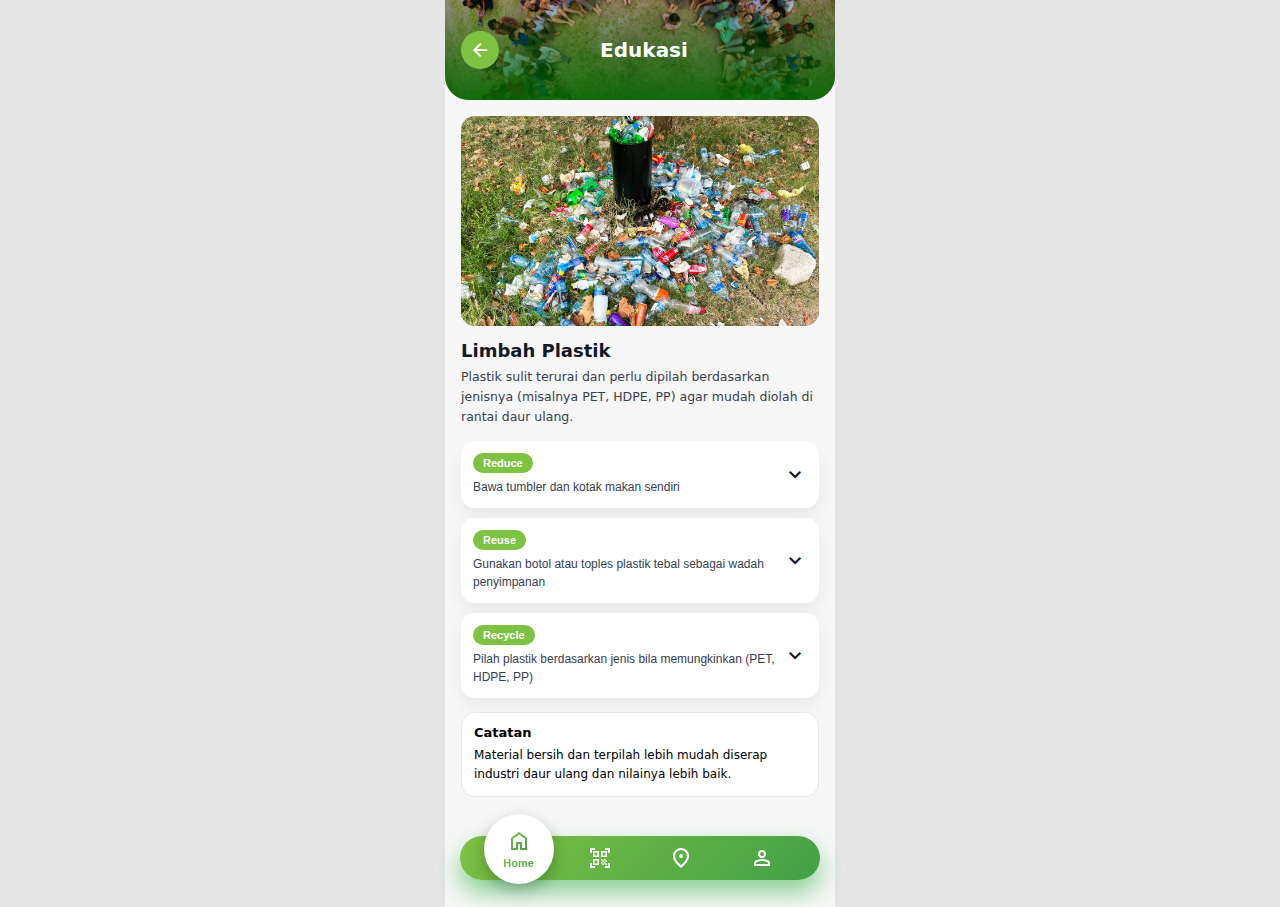
<file: software-engineering/Frontend/html/edukasi-detail.html>
<!DOCTYPE html>
<html lang="id">
<head>
  <meta charset="UTF-8" />
  <meta name="viewport" content="width=device-width, initial-scale=1.0" />
  <title>Eco Cycle - Edukasi</title>

  <link rel="stylesheet" href="../css/style.css" />
  <link rel="stylesheet" href="../css/scan-style.css" />
  <link rel="stylesheet" href="../css/edukasi-detail.css" />

  <link rel="stylesheet"
        href="https://fonts.googleapis.com/css2?family=Material+Symbols+Outlined:opsz,wght,FILL,GRAD@24,400,0,0" />

  <script src="../js/navbar.js" defer></script>
  <script src="../js/edukasi-detail.js" defer></script>
</head>

<body data-page="Home">
  <div class="app">

    <!-- HERO -->
    <header class="hero hero-edu">
      <div class="hero-overlay"></div>
      <div class="hero-content">
        <button class="back-button" id="btn-back">
          <span class="material-symbols-outlined">arrow_back</span>
        </button>

        <h1 class="scan-title" id="hero-title">Edukasi</h1>
        <div class="hero-spacer"></div>
      </div>
    </header>

    <main class="edu-detail-main">
      <!-- COVER IMAGE -->
      <section class="edu-cover">
        <img id="cover-img" alt="Gambar kategori sampah" />
      </section>

      <!-- TITLE + SUMMARY -->
      <section class="edu-header">
        <h2 id="edu-title" class="edu-title">Limbah Plastik</h2>
        <p id="edu-summary" class="edu-summary">
          Ringkasan singkat akan tampil di sini.
        </p>
      </section>

      <!-- 3R CARDS -->
      <section class="edu-rrr">
        <button class="rrr-card" data-acc="reduce">
          <div class="rrr-left">
            <span class="rrr-badge">Reduce</span>
            <p class="rrr-desc" id="reduce-short">Tips mengurangi sampah.</p>
          </div>
          <span class="material-symbols-outlined rrr-arrow">expand_more</span>
        </button>
        <div class="rrr-panel" id="panel-reduce"></div>

        <button class="rrr-card" data-acc="reuse">
          <div class="rrr-left">
            <span class="rrr-badge">Reuse</span>
            <p class="rrr-desc" id="reuse-short">Tips memakai ulang sampah.</p>
          </div>
          <span class="material-symbols-outlined rrr-arrow">expand_more</span>
        </button>
        <div class="rrr-panel" id="panel-reuse"></div>

        <button class="rrr-card" data-acc="recycle">
          <div class="rrr-left">
            <span class="rrr-badge">Recycle</span>
            <p class="rrr-desc" id="recycle-short">Tips daur ulang sampah.</p>
          </div>
          <span class="material-symbols-outlined rrr-arrow">expand_more</span>
        </button>
        <div class="rrr-panel" id="panel-recycle"></div>
      </section>

      <!-- OPTIONAL NOTE -->
      <section class="edu-note" id="edu-note" hidden>
        <h3>Catatan</h3>
        <p id="edu-note-text"></p>
      </section>
    </main>

    <div id="nav-root"></div>
  </div>
</body>
</html>
</file>
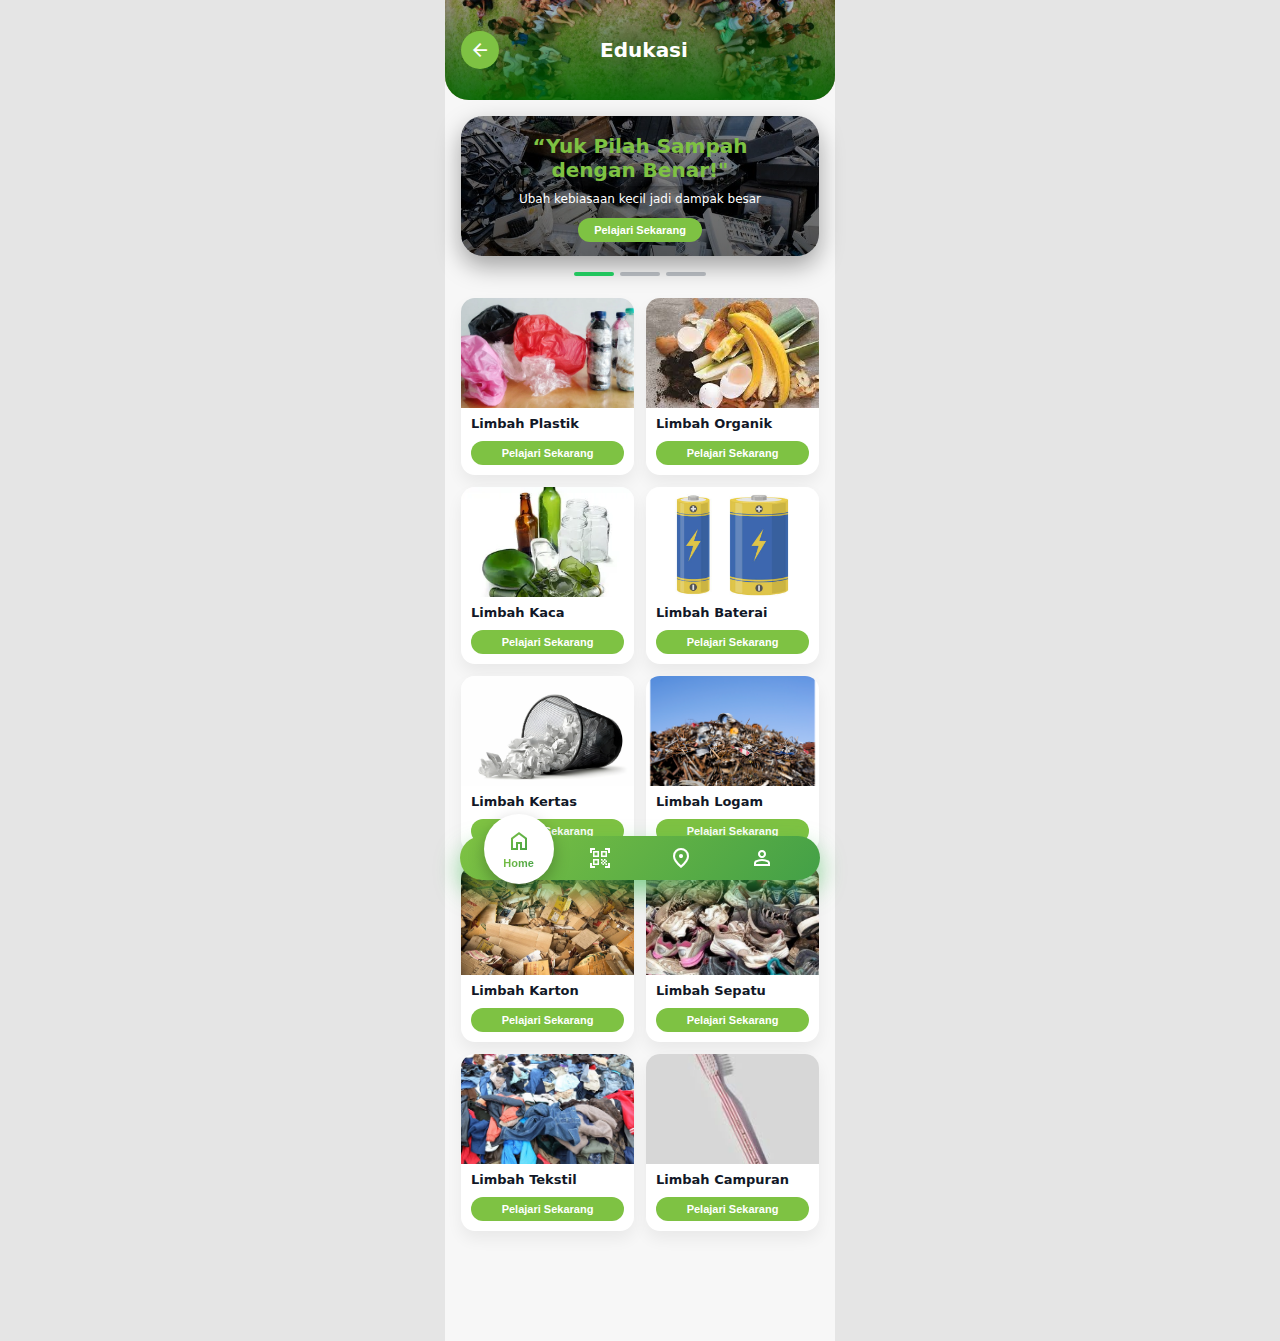
<file: software-engineering/Frontend/html/edukasi.html>
<!DOCTYPE html>
<html lang="id">
<head>
  <meta charset="UTF-8" />
  <meta name="viewport" content="width=device-width, initial-scale=1.0" />
  <title>Eco Cycle - Edukasi</title>

  <link rel="stylesheet" href="../css/style.css" />
  <link rel="stylesheet" href="../css/scan-style.css" />
  <link rel="stylesheet" href="../css/edukasi-style.css" />

  <link rel="stylesheet"
        href="https://fonts.googleapis.com/css2?family=Material+Symbols+Outlined:opsz,wght,FILL,GRAD@24,400,0,0" />

  <script src="../js/navbar.js" defer></script>
  <script src="../js/edukasi.js" defer></script>
</head>
<body data-page="Home">
  <div class="app">

    <!-- HERO EDUKASI (mirip scan) -->
    <header class="hero hero-edu">
      <div class="hero-overlay"></div>
      <div class="hero-content">
        <button class="back-button" id="btn-back-edukasi">
          <span class="material-symbols-outlined">arrow_back</span>
        </button>

        <h1 class="scan-title">Edukasi</h1>

        <div class="hero-spacer"></div>
      </div>
    </header>

    <main class="edu-main">
      <!-- CAROUSEL EDUKASI -->
      <section class="edu-carousel-section">
        <div class="edu-carousel">
          <div class="edu-carousel-track">
            <!-- slide 1 -->
            <article class="edu-slide edu-slide-1" data-index="0">
              <div class="edu-slide-overlay"></div>
              <div class="edu-slide-content">
                <p class="edu-slide-quote">“Yuk Pilah Sampah dengan Benar!"</p>
                <p class="edu-slide-subtitle">
                  Ubah kebiasaan kecil jadi dampak besar
                </p>
                <button class="edu-slide-btn">Pelajari Sekarang</button>
              </div>
            </article>

            <!-- slide 2 -->
            <article class="edu-slide edu-slide-2" data-index="1">
              <div class="edu-slide-overlay"></div>
              <div class="edu-slide-content">
                <p class="edu-slide-quote">Kenali Jenis Sampahmu</p>
                <p class="edu-slide-subtitle">
                  Mulai dari Hal Sederhana
                </p>
                <!-- <button class="edu-slide-btn">Lihat Tips Plastik</button> -->
              </div>
            </article>

            <!-- slide 3 -->
            <article class="edu-slide edu-slide-3" data-index="2">
              <div class="edu-slide-overlay"></div>
              <div class="edu-slide-content">
                <p class="edu-slide-quote">Buang dengan Benar</p>
                <p class="edu-slide-subtitle">
                  Satu Gerakan, Banyak Manfaat
                </p>
                <!-- <button class="edu-slide-btn">Mulai dari Dapur</button> -->
              </div>
            </article>
          </div>
        </div>

        <div class="edu-carousel-dots">
          <button class="edu-dot active" data-index="0"></button>
          <button class="edu-dot" data-index="1"></button>
          <button class="edu-dot" data-index="2"></button>
        </div>
      </section>

      <!-- GRID KATEGORI SAMPAH -->
      <section class="edu-categories-section">
        <div class="edu-card-grid">
          <!-- contoh kategori, silakan ganti sesuai model kamu -->

          <article class="edu-card">
            <img src="../assets/edukasi-plastik.webp" alt="Limbah Plastik" class="edu-card-img" />
            <div class="edu-card-body">
              <h3 class="edu-card-title">Limbah Plastik</h3>
              <button class="edu-card-btn" data-target="edukasi-detail.html?cat=plastik">
                Pelajari Sekarang
              </button>
            </div>
          </article>

          <article class="edu-card">
            <img src="../assets/edukasi-organik.jpeg" alt="Limbah Organik" class="edu-card-img" />
            <div class="edu-card-body">
              <h3 class="edu-card-title">Limbah Organik</h3>
              <button class="edu-card-btn" data-target="edukasi-detail.html?cat=organik">
                Pelajari Sekarang
              </button>
            </div>
          </article>

          <article class="edu-card">
            <img src="../assets/edukasi-kaca.webp" alt="Limbah Kaca" class="edu-card-img" />
            <div class="edu-card-body">
              <h3 class="edu-card-title">Limbah Kaca</h3>
              <button class="edu-card-btn" data-target="edukasi-detail.html?cat=kaca">
                Pelajari Sekarang
              </button>
            </div>
          </article>

          <article class="edu-card">
            <img src="../assets/edukasi-baterai.jpg" alt="Limbah Baterai" class="edu-card-img" />
            <div class="edu-card-body">
              <h3 class="edu-card-title">Limbah Baterai</h3>
              <button class="edu-card-btn" data-target="edukasi-detail.html?cat=baterai">
                Pelajari Sekarang
              </button>
            </div>
          </article>

          <article class="edu-card">
            <img src="../assets/edukasi-kertas.jpg" alt="Limbah Kertas" class="edu-card-img" />
            <div class="edu-card-body">
              <h3 class="edu-card-title">Limbah Kertas</h3>
              <button class="edu-card-btn" data-target="edukasi-detail.html?cat=kertas">
                Pelajari Sekarang
              </button>
            </div>
          </article>

          <article class="edu-card">
            <img src="../assets/edukasi-logam.webp" alt="Limbah Logam" class="edu-card-img" />
            <div class="edu-card-body">
              <h3 class="edu-card-title">Limbah Logam</h3>
              <button class="edu-card-btn" data-target="edukasi-detail.html?cat=logam">
                Pelajari Sekarang
              </button>
            </div>
          </article>

          <article class="edu-card">
            <img src="../assets/edukasi-karton.jpg" alt="Limbah Karton" class="edu-card-img" />
            <div class="edu-card-body">
              <h3 class="edu-card-title">Limbah Karton</h3>
              <button class="edu-card-btn" data-target="edukasi-detail.html?cat=karton">
                Pelajari Sekarang
              </button>
            </div>
          </article>

          <article class="edu-card">
            <img src="../assets/edukasi-sepatu.jpg" alt="Limbah Sepatu" class="edu-card-img" />
            <div class="edu-card-body">
              <h3 class="edu-card-title">Limbah Sepatu</h3>
              <button class="edu-card-btn" data-target="edukasi-detail.html?cat=sepatu">
                Pelajari Sekarang
              </button>
            </div>
          </article>

          <article class="edu-card">
            <img src="../assets/edukasi-tekstil.jpg" alt="Limbah Tekstil" class="edu-card-img" />
            <div class="edu-card-body">
              <h3 class="edu-card-title">Limbah Tekstil</h3>
              <button class="edu-card-btn" data-target="edukasi-detail.html?cat=tekstil">
                Pelajari Sekarang
              </button>
            </div>
          </article>

          <article class="edu-card">
            <img src="../assets/edukasi-campuran.jpg" alt="Limbah Campuran" class="edu-card-img" />
            <div class="edu-card-body">
              <h3 class="edu-card-title">Limbah Campuran</h3>
              <button class="edu-card-btn" data-target="edukasi-detail.html?cat=campuran">
                Pelajari Sekarang
              </button>
            </div>
          </article>
        </div>
      </section>
    </main>

    <div id="nav-root"></div>
  </div>
</body>
</html>
</file>
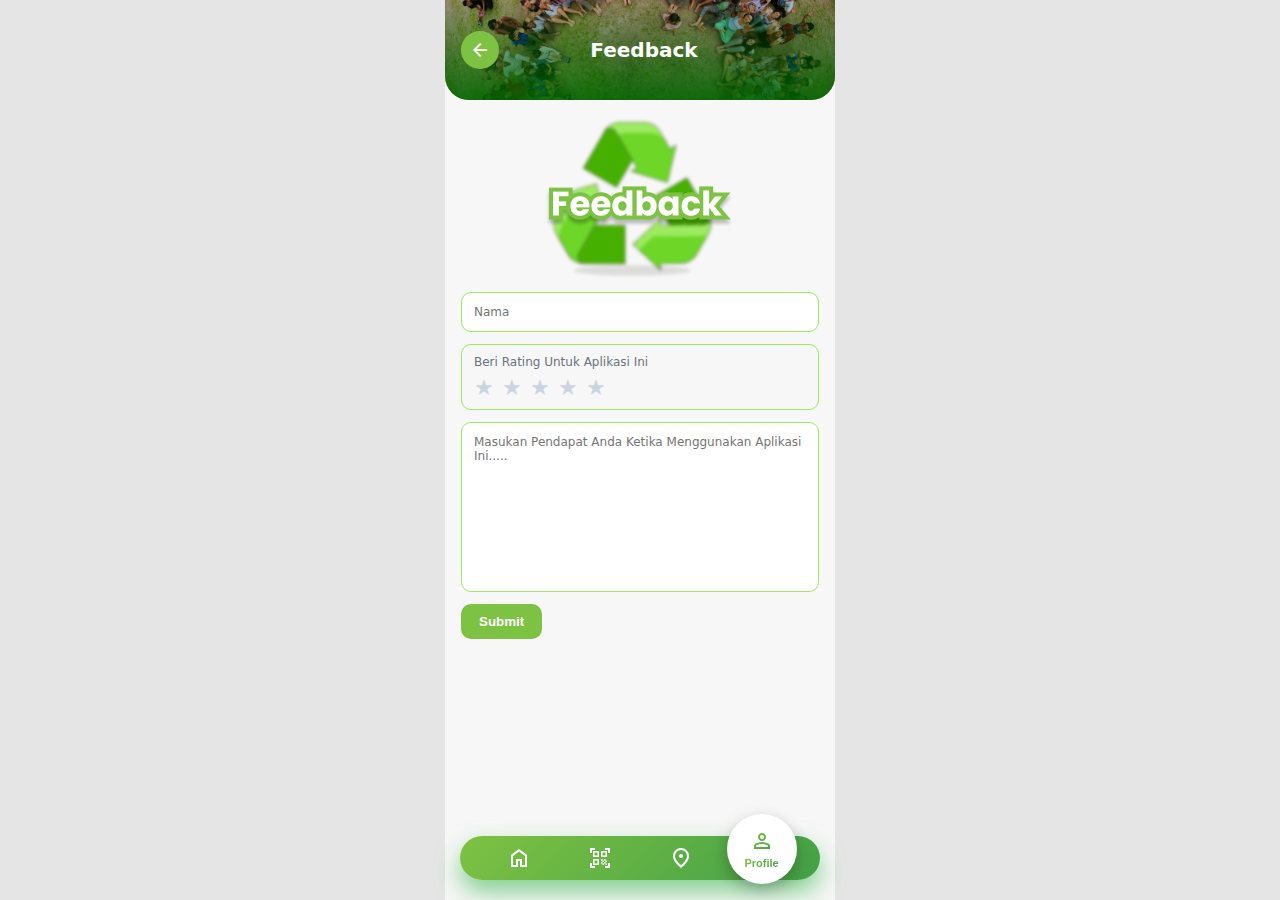
<file: software-engineering/Frontend/html/feedback.html>
<!DOCTYPE html>
<html lang="id">
<head>
  <meta charset="UTF-8" />
  <meta name="viewport" content="width=device-width, initial-scale=1.0" />
  <title>Eco Cycle - Feedback</title>

  <link rel="stylesheet" href="../css/style.css" />
  <link rel="stylesheet" href="../css/scan-style.css" />
  <link rel="stylesheet" href="../css/feedback-style.css" />

  <link rel="stylesheet"
        href="https://fonts.googleapis.com/css2?family=Material+Symbols+Outlined:opsz,wght,FILL,GRAD@24,400,0,0" />

  <script src="../js/navbar.js" defer></script>
  <script src="../js/feedback.js" defer></script>
</head>

<body data-page="Profile">
  <div class="app">

    <!-- HERO -->
    <header class="hero hero-feedback">
      <div class="hero-overlay"></div>

      <div class="hero-content">
        <button class="back-button" id="btn-back">
          <span class="material-symbols-outlined">arrow_back</span>
        </button>

        <h1 class="scan-title">Feedback</h1>
        <div class="hero-spacer"></div>
      </div>
    </header>

    <main class="feedback-main">

      <!-- gambar -->
      <section class="feedback-hero-image">
        <img src="../assets/logo-feedback.png" alt="Feedback" />
      </section>

      <!-- form -->
      <form class="feedback-form" id="feedback-form">
        <input
          type="text"
          id="fb-name"
          class="fb-input"
          placeholder="Nama"
          autocomplete="name"
        />

        <!-- rating -->
        <div class="fb-rating-box">
          <p class="fb-label">Beri Rating Untuk Aplikasi Ini</p>

          <div class="fb-stars" id="fb-stars" aria-label="Rating bintang">
            <button type="button" class="fb-star" data-value="1" aria-label="1 star">★</button>
            <button type="button" class="fb-star" data-value="2" aria-label="2 stars">★</button>
            <button type="button" class="fb-star" data-value="3" aria-label="3 stars">★</button>
            <button type="button" class="fb-star" data-value="4" aria-label="4 stars">★</button>
            <button type="button" class="fb-star" data-value="5" aria-label="5 stars">★</button>
          </div>

          <input type="hidden" id="fb-rating" value="0" />
        </div>

        <textarea
          id="fb-message"
          class="fb-textarea"
          placeholder="Masukan Pendapat Anda Ketika Menggunakan Aplikasi Ini....."
          rows="7"
        ></textarea>

        <div class="fb-actions">
          <button type="submit" class="fb-submit" id="fb-submit">Submit</button>
          <p class="fb-status" id="fb-status"></p>
        </div>
      </form>
    </main>

    <div id="nav-root"></div>
  </div>
</body>
</html>
</file>
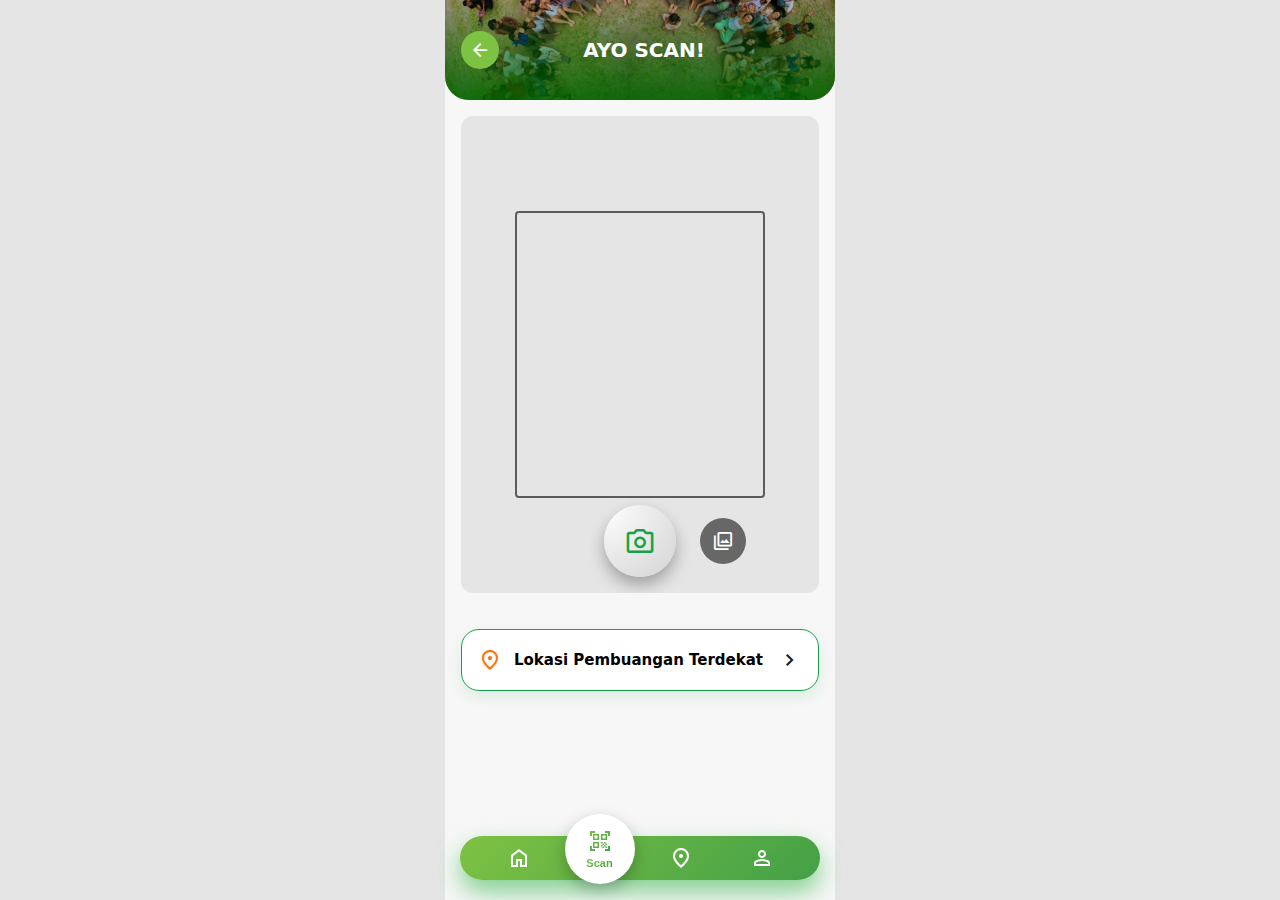
<file: software-engineering/Frontend/html/hasil-scan.html>
<!DOCTYPE html>
<html lang="id">
<head>
  <meta charset="UTF-8" />
  <meta name="viewport" content="width=device-width, initial-scale=1.0" />
  <title>Eco Cycle - Hasil Scan</title>

  <link rel="stylesheet" href="../css/style.css" />
  <link rel="stylesheet" href="../css/scan-style.css" />

  <link rel="stylesheet"
        href="https://fonts.googleapis.com/css2?family=Material+Symbols+Outlined:opsz,wght,FILL,GRAD@24,400,0,0" />

  <script src="../js/navbar.js" defer></script>
  <script src="../js/hasil-scan.js" defer></script>
</head>
<body data-page="Scan">
  <div class="app">

    <!-- HERO sama dengan scan -->
    <header class="hero hero-scan">
      <div class="hero-overlay"></div>
      <div class="hero-content">
        <button class="back-button" id="btn-back">
          <span class="material-symbols-outlined">arrow_back</span>
        </button>

        <!-- boleh "AYO SCAN!" atau "HASIL SCAN" sesuai figma -->
        <h1 class="scan-title">HASIL SCAN</h1>

        <div class="hero-spacer"></div>
      </div>
    </header>

    <main class="scan-main">
      <section class="result-section">
        <div class="result-image-wrapper">
          <img id="result-image" alt="Hasil foto scan" />
        </div>

        <div class="result-info-card">
          <p class="result-label-title">Kategori Sampah</p>
          <h2 class="result-label" id="result-label">Plastik</h2>
          <p class="result-description" id="result-description">
            Keterangan singkat mengenai kategori sampah akan muncul di sini.
          </p>

          <button class="result-detail-btn" id="btn-detail">
            Detail
          </button>
        </div>
      </section>
    </main>

    <div id="nav-root"></div>
  </div>
</body>
</html>
</file>
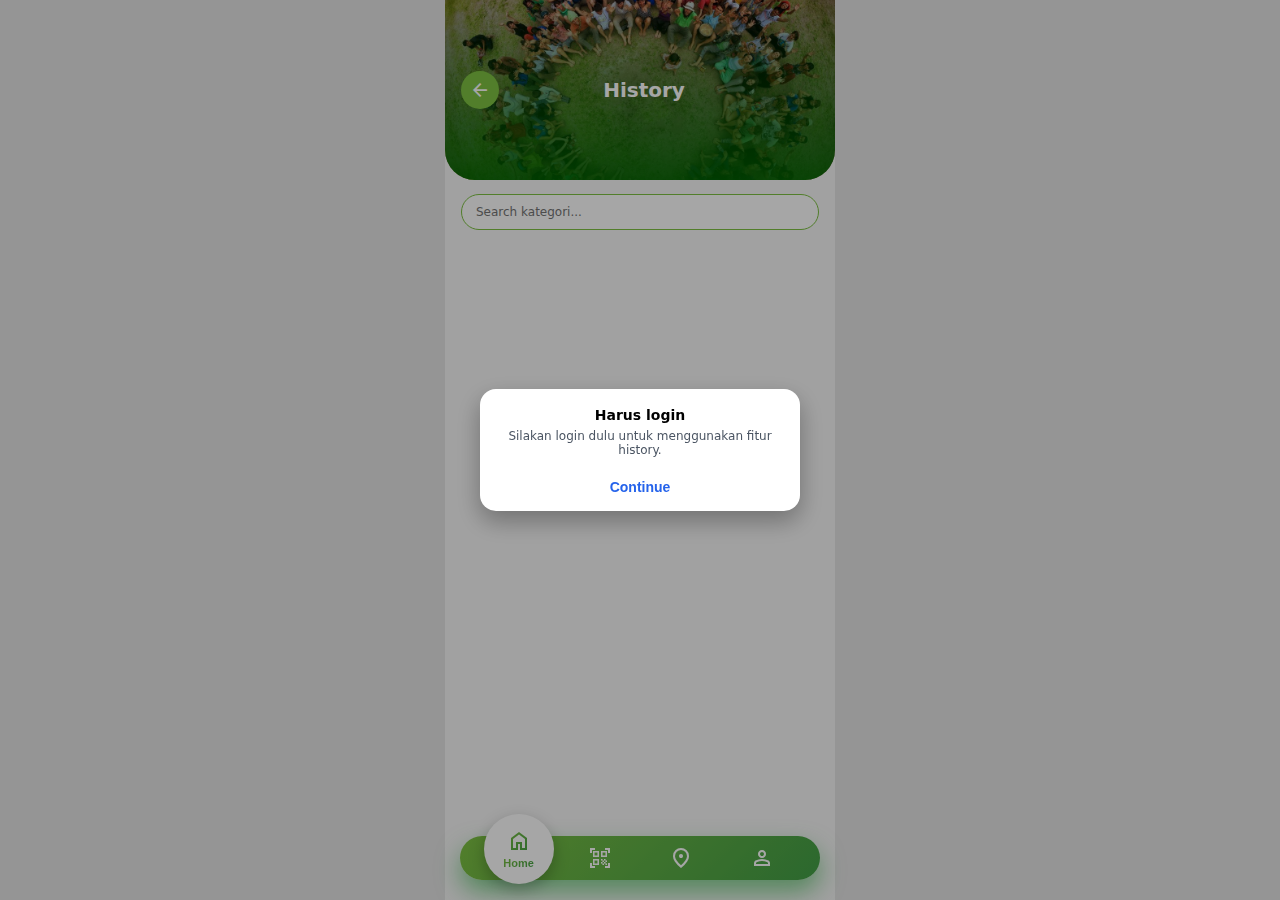
<file: software-engineering/Frontend/html/history.html>
<!DOCTYPE html>
<html lang="id">
<head>
  <meta charset="UTF-8" />
  <meta name="viewport" content="width=device-width, initial-scale=1.0" />
  <title>Eco Cycle - History</title>

  <link rel="stylesheet" href="../css/style.css" />
  <link rel="stylesheet" href="../css/scan-style.css" />
  <link rel="stylesheet" href="../css/history-style.css" />

  <link rel="stylesheet"
        href="https://fonts.googleapis.com/css2?family=Material+Symbols+Outlined:opsz,wght,FILL,GRAD@24,400,0,0" />

  <script src="../js/navbar.js" defer></script>
  <script src="../js/history.js" defer></script>
</head>

<body data-page="Home">
  <div class="app">

    <!-- HERO pakai overlay dari styles.css -->
    <header class="hero hero-common">
      <div class="hero-overlay"></div>

      <div class="hero-content">
        <button class="back-button" id="btn-back">
          <span class="material-symbols-outlined">arrow_back</span>
        </button>

        <h1 class="scan-title">History</h1>
        <div class="hero-spacer"></div>
      </div>
    </header>

    <main class="history-main">

      <!-- optional: search sederhana -->
      <div class="history-tools">
        <input id="history-search" class="history-search" placeholder="Search kategori..." />
      </div>

      <section class="history-list" id="history-list">
        <!-- item histori di-render oleh JS -->
      </section>

      <p class="history-empty hidden" id="history-empty">
        Belum ada histori scan.
      </p>

    </main>

    <div id="nav-root"></div>
  </div>

  <div class="scan-modal-backdrop hidden" id="login-modal">
    <div class="scan-modal">
      <p class="modal-title" id="login-modal-title">Harus login</p>
      <p class="modal-subtitle" id="login-modal-subtitle">
        Silakan login dulu untuk menggunakan fitur history.
      </p>
      <button class="modal-btn" id="login-modal-continue">Continue</button>
    </div>
  </div>


</body>
</html>
</file>
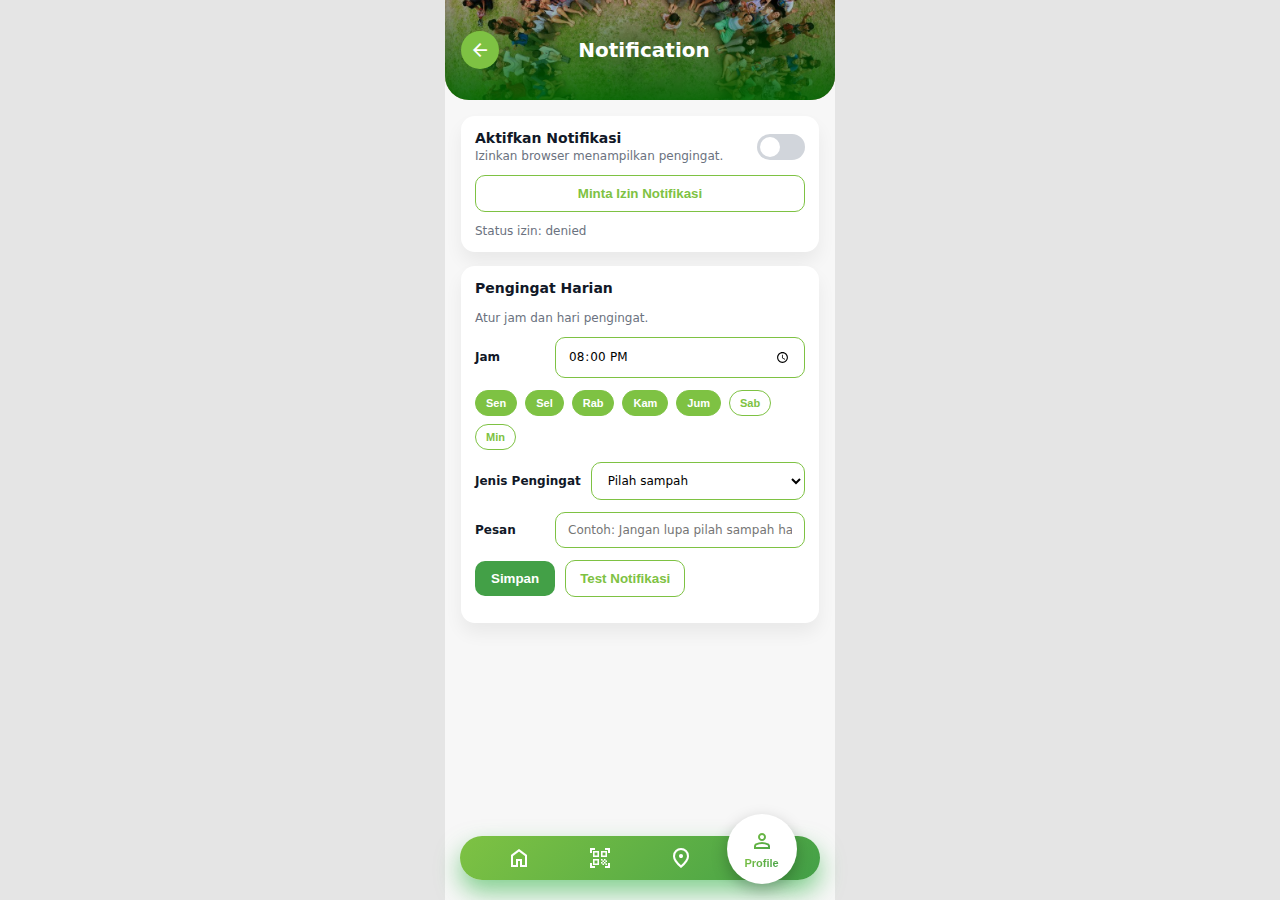
<file: software-engineering/Frontend/html/notification.html>
<!DOCTYPE html>
<html lang="id">
<head>
  <meta charset="UTF-8" />
  <meta name="viewport" content="width=device-width, initial-scale=1.0" />
  <title>Eco Cycle - Notification</title>

  <link rel="stylesheet" href="../css/style.css" />
  <link rel="stylesheet" href="../css/scan-style.css" />
  <link rel="stylesheet" href="../css/notification-style.css" />

  <link rel="stylesheet"
        href="https://fonts.googleapis.com/css2?family=Material+Symbols+Outlined:opsz,wght,FILL,GRAD@24,400,0,0" />

  <script src="../js/navbar.js" defer></script>
  <script src="../js/notification.js" defer></script>
</head>

<body data-page="Profile">
  <div class="app">

    <!-- HERO tanpa overlay -->
    <header class="hero hero-notif">
      <div class="hero-overlay">
        <div class="hero-content">
            <button class="back-button" id="btn-back">
            <span class="material-symbols-outlined">arrow_back</span>
            </button>

            <h1 class="scan-title">Notification</h1>
            <div class="hero-spacer"></div>
        </div>
      </div>
    </header>

    <main class="notif-main">

      <section class="notif-card">
        <div class="notif-row">
          <div>
            <p class="notif-title">Aktifkan Notifikasi</p>
            <p class="notif-sub">Izinkan browser menampilkan pengingat.</p>
          </div>

          <label class="switch">
            <input type="checkbox" id="toggle-enabled" />
            <span class="slider"></span>
          </label>
        </div>

        <button class="notif-btn-outline" id="btn-permission">
          Minta Izin Notifikasi
        </button>

        <p class="notif-hint" id="perm-status">Status izin: belum dicek</p>
      </section>

      <section class="notif-card">
        <p class="notif-title">Pengingat Harian</p>
        <p class="notif-sub">Atur jam dan hari pengingat.</p>

        <div class="form-row">
          <label class="form-label">Jam</label>
          <input type="time" id="reminder-time" class="form-input" value="20:00" />
        </div>

        <div class="days">
          <button type="button" class="day-btn is-active" data-day="mon">Sen</button>
          <button type="button" class="day-btn is-active" data-day="tue">Sel</button>
          <button type="button" class="day-btn is-active" data-day="wed">Rab</button>
          <button type="button" class="day-btn is-active" data-day="thu">Kam</button>
          <button type="button" class="day-btn is-active" data-day="fri">Jum</button>
          <button type="button" class="day-btn" data-day="sat">Sab</button>
          <button type="button" class="day-btn" data-day="sun">Min</button>
        </div>

        <div class="form-row">
          <label class="form-label">Jenis Pengingat</label>
          <select id="reminder-type" class="form-input">
            <option value="sort_waste">Pilah sampah</option>
            <option value="scan_waste">Scan sampah</option>
            <option value="go_to_drop">Buang ke lokasi terdekat</option>
          </select>
        </div>

        <div class="form-row">
          <label class="form-label">Pesan</label>
          <input
            type="text"
            id="reminder-message"
            class="form-input"
            placeholder="Contoh: Jangan lupa pilah sampah hari ini ya"
          />
        </div>

        <div class="notif-actions">
          <button class="notif-btn" id="btn-save">Simpan</button>
          <button class="notif-btn-outline" id="btn-test">Test Notifikasi</button>
        </div>

        <p class="notif-hint" id="save-status"></p>
      </section>

    </main>

    <div id="nav-root"></div>
  </div>
</body>
</html>
</file>
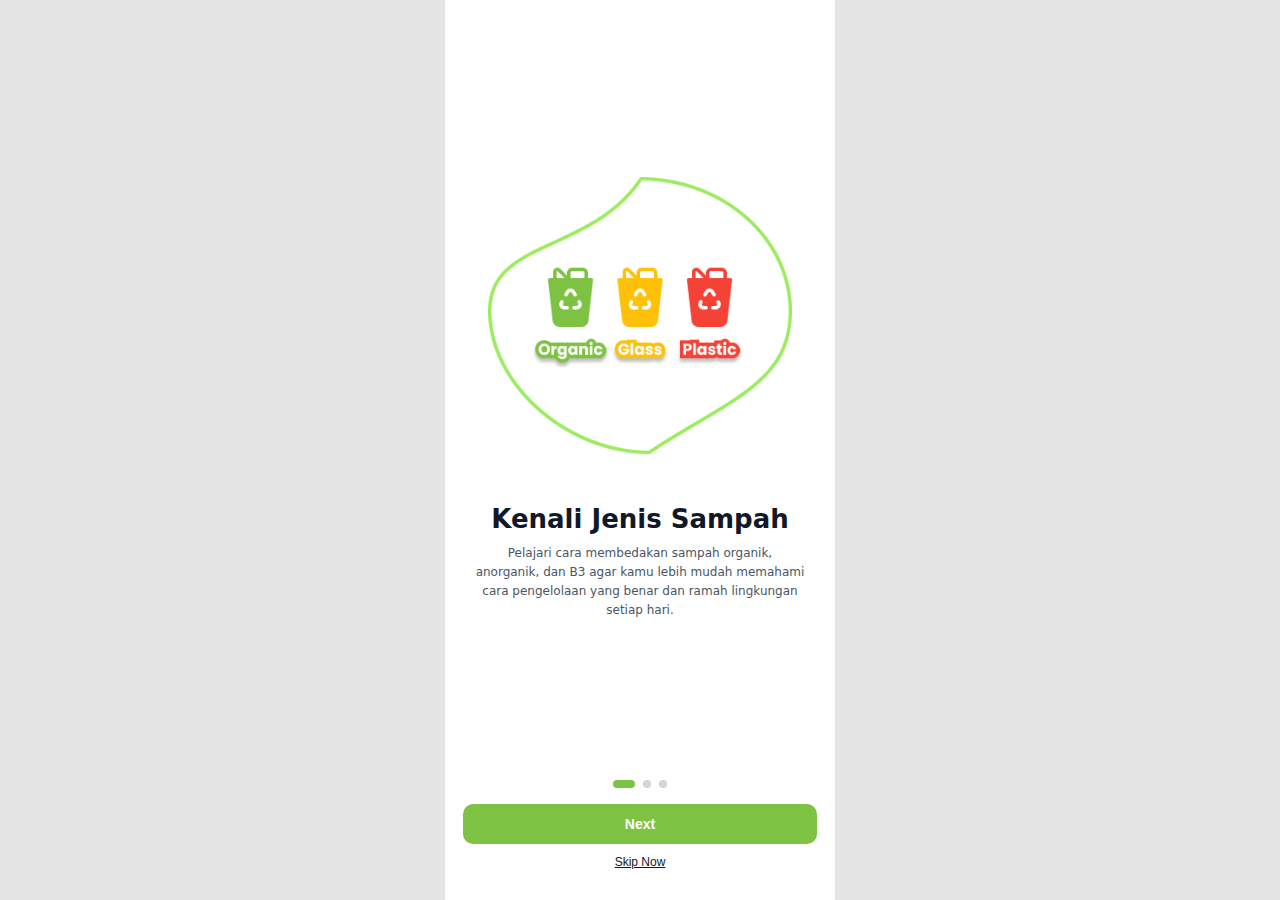
<file: software-engineering/Frontend/html/onboarding.html>
<!DOCTYPE html>
<html lang="id">
<head>
  <meta charset="UTF-8" />
  <meta name="viewport" content="width=device-width, initial-scale=1.0" />
  <title>Eco Cycle - Onboarding</title>

  <link rel="stylesheet" href="../css/style.css" />
  <link rel="stylesheet" href="../css/onboarding-style.css" />
  <script src="../js/onboarding.js" defer></script>
</head>

<body>
  <div class="app onboarding">

    <main class="ob-main">
      <!-- SLIDES -->
      <section class="ob-slider" id="ob-slider">

        <article class="ob-slide is-active" data-index="0">
          <div class="ob-illustration">
            <img src="../assets/onboard1.png" alt="Kenali Jenis Sampah" />
          </div>

          <h1 class="ob-title">Kenali Jenis Sampah</h1>
          <p class="ob-desc">
            Pelajari cara membedakan sampah organik, anorganik, dan B3 agar kamu lebih mudah memahami
            cara pengelolaan yang benar dan ramah lingkungan setiap hari.
          </p>
        </article>

        <article class="ob-slide" data-index="1">
          <div class="ob-illustration">
            <img src="../assets/onboard2.png" alt="Pelajari Cara Daur Ulang" />
          </div>

          <h1 class="ob-title">Pelajari Cara Daur Ulang</h1>
          <p class="ob-desc">
            Ketahui cara mengolah kembali sampah menjadi sesuatu yang bermanfaat.
            Mulai dari memilah, mendaur ulang, hingga mengurangi limbah berlebih di sekitarmu dari sekarang.
          </p>
        </article>

        <article class="ob-slide" data-index="2">
          <div class="ob-illustration">
            <img src="../assets/onboard3.png" alt="Mulai Ubah Kebiasaanmu" />
          </div>

          <h1 class="ob-title">Mulai Ubah Kebiasaanmu!</h1>
          <p class="ob-desc">
            Bangun kebiasaan baik dalam memilah dan membuang sampah dengan bijak.
            Jadikan langkah kecilmu hari ini bagian dari perubahan besar untuk bumi kita tercinta.
          </p>
        </article>

      </section>

      <!-- DOTS -->
      <div class="ob-dots" id="ob-dots">
        <span class="ob-dot is-active"></span>
        <span class="ob-dot"></span>
        <span class="ob-dot"></span>
      </div>

      <!-- ACTIONS -->
      <div class="ob-actions">
        <button class="ob-next" id="btn-next">Next</button>
        <button class="ob-skip" id="btn-skip" type="button">Skip Now</button>
      </div>
    </main>

  </div>
</body>
</html>
</file>
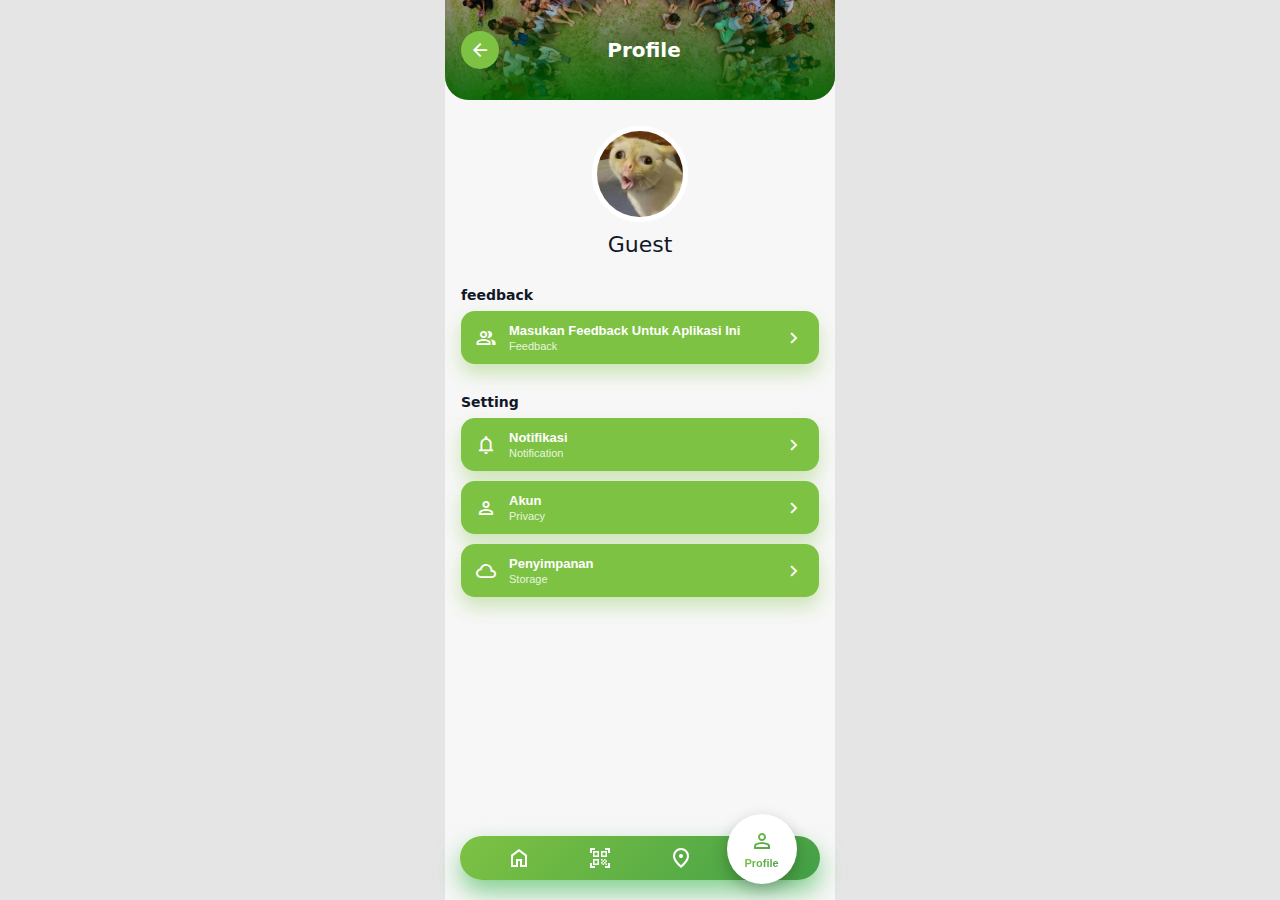
<file: software-engineering/Frontend/html/profile.html>
<!DOCTYPE html>
<html lang="id">
<head>
  <meta charset="UTF-8" />
  <meta name="viewport" content="width=device-width, initial-scale=1.0" />
  <title>Eco Cycle - Profile</title>

  <link rel="stylesheet" href="../css/style.css" />
  <link rel="stylesheet" href="../css/scan-style.css" />
  <link rel="stylesheet" href="../css/profile-style.css" />

  <link rel="stylesheet"
        href="https://fonts.googleapis.com/css2?family=Material+Symbols+Outlined:opsz,wght,FILL,GRAD@24,400,0,0" />

  <script src="../js/navbar.js" defer></script>
  <script src="../js/profile.js" defer></script>
</head>

<body data-page="Profile">
  <div class="app">

    <!-- HERO mirip home/scan -->
    <header class="hero hero-profile">
      <div class="hero-overlay"></div>

      <div class="hero-content">
        <button class="back-button" id="btn-back">
          <span class="material-symbols-outlined">arrow_back</span>
        </button>

        <h1 class="scan-title">Profile</h1>
        <div class="hero-spacer"></div>
      </div>
    </header>

    <main class="profile-main">

      <!-- avatar + nama -->
      <section class="profile-header">
        <img id="profile-avatar"
             class="profile-avatar"
             src="../assets/cat-profile.jpg"
             alt="Foto Profil" />

        <!-- guest -->
        <div class="profile-name-box user-guest">
          <h2 class="profile-name" id="profile-name">Guest</h2>
          <div class="profile-auth-actions">
            <!-- <button class="profile-auth-btn" id="btn-login">Login</button>
            <button class="profile-auth-btn outline" id="btn-register">Register</button> -->
          </div>
        </div>

        <!-- logged -->
        <div class="profile-name-box user-logged hidden">
          <h2 class="profile-name" id="profile-name-logged">User</h2>
        </div>
      </section>

      <!-- feedback -->
      <section class="profile-section">
        <h3 class="profile-section-title">feedback</h3>

        <button class="profile-card" data-target="feedback.html">
          <div class="profile-card-left">
            <span class="material-symbols-outlined">group</span>
            <div class="profile-card-text">
              <p class="profile-card-title">Masukan Feedback Untuk Aplikasi Ini</p>
              <p class="profile-card-sub">Feedback</p>
            </div>
          </div>
          <span class="material-symbols-outlined">chevron_right</span>
        </button>
      </section>

      <!-- setting -->
      <section class="profile-section">
        <h3 class="profile-section-title">Setting</h3>

        <button class="profile-card" data-target="notification.html">
          <div class="profile-card-left">
            <span class="material-symbols-outlined">Notifications</span>
            <div class="profile-card-text">
              <p class="profile-card-title">Notifikasi</p>
              <p class="profile-card-sub">Notification</p>
            </div>
          </div>
          <span class="material-symbols-outlined">chevron_right</span>
        </button>

        <button class="profile-card" data-target="profile.html">
          <div class="profile-card-left">
            <span class="material-symbols-outlined">Person</span>
            <div class="profile-card-text">
              <p class="profile-card-title">Akun</p>
              <p class="profile-card-sub">Privacy</p>
            </div>
          </div>
          <span class="material-symbols-outlined">chevron_right</span>
        </button>

        <button class="profile-card" data-target="profile.html">
          <div class="profile-card-left">
            <span class="material-symbols-outlined">cloud</span>
            <div class="profile-card-text">
              <p class="profile-card-title">Penyimpanan</p>
              <p class="profile-card-sub">Storage</p>
            </div>
          </div>
          <span class="material-symbols-outlined">chevron_right</span>
        </button>

        <!-- setelah card Penyimpanan -->
        <button class="profile-logout-btn hidden" id="btn-logout" type="button">
          Log out
        </button>

      </section>
    </main>

    <div id="nav-root"></div>
  </div>
</body>
</html>
</file>
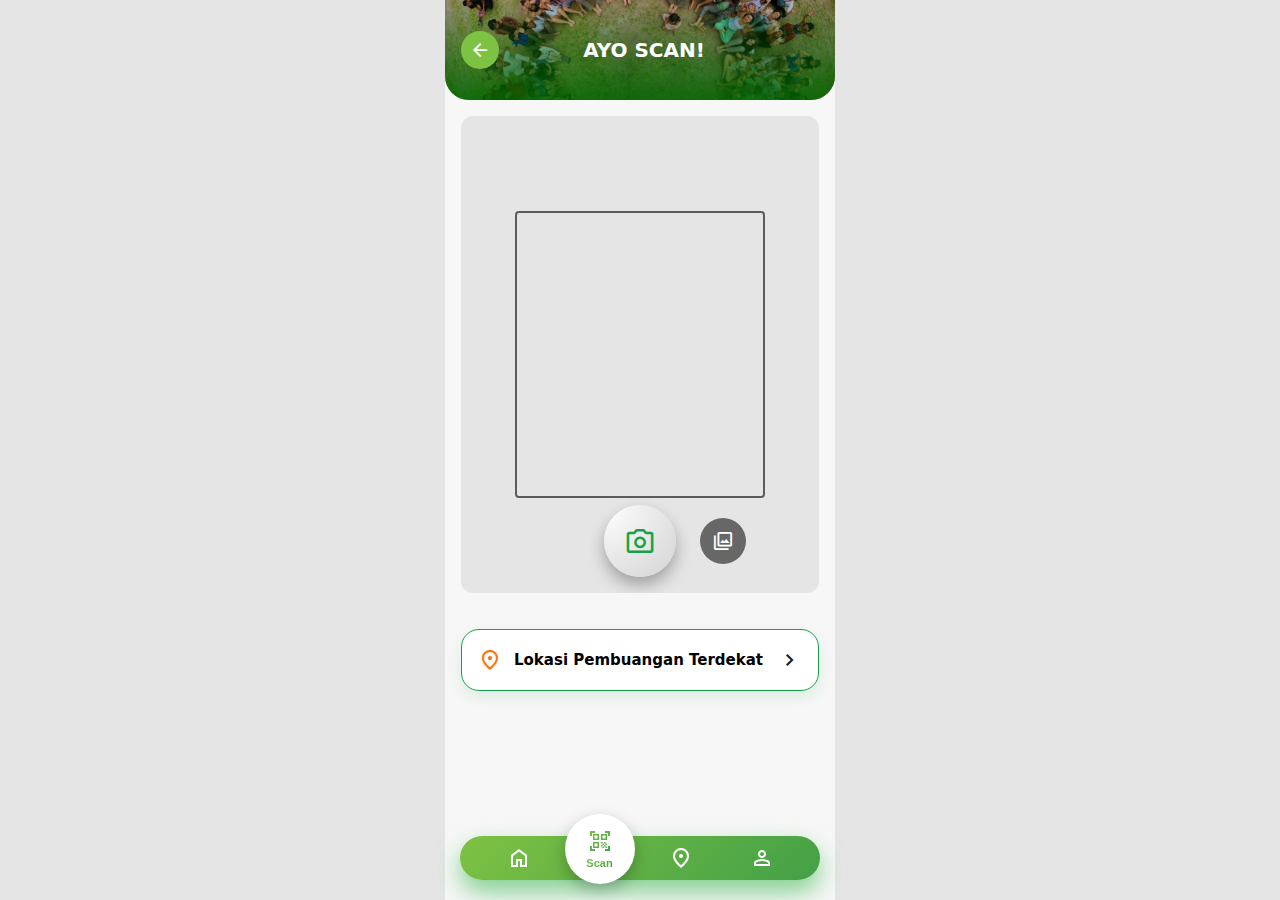
<file: software-engineering/Frontend/html/scan.html>
<!DOCTYPE html>
<html lang="id">
<head>
  <meta charset="UTF-8" />
  <meta name="viewport" content="width=device-width, initial-scale=1.0" />
  <title>Eco Cycle - Scan Sampah</title>

  <link rel="stylesheet" href="../css/style.css" />
  <link rel="stylesheet" href="../css/scan-style.css" />

  <!-- Material Symbols (kalau sudah dipakai di index, boleh dihapus di sini) -->
  <link rel="stylesheet"
        href="https://fonts.googleapis.com/css2?family=Material+Symbols+Outlined:opsz,wght,FILL,GRAD@24,400,0,0" />

  <script src="../js/navbar.js" defer></script>
  <script src="../js/scan.js" defer></script>
</head>
<body data-page="Scan">
  <div class="app">

    <!-- HERO SCAN -->
    <header class="hero hero-scan">
        <div class="hero-overlay"></div>

        <div class="hero-content">
            <!-- Tombol back -->
            <button class="back-button" id="btn-back">
            <span class="material-symbols-outlined">arrow_back</span>
            </button>

            <!-- Judul tengah -->
            <h1 class="scan-title">AYO SCAN!</h1>

            <!-- Spacer kanan (sama ukuran dengan back button) -->
            <div class="hero-spacer"></div>
        </div>
    </header>


    <!-- KONTEN SCAN -->
    <main class="scan-main">
      <!-- area kamera / preview -->
        <section class="scan-preview-section">
            <div class="scan-preview-wrapper">
                <video id="camera-preview" autoplay playsinline class="scan-video"></video>
                <img id="image-preview" class="scan-image hidden" alt="Preview gambar" />
                <div class="scan-frame"></div>

                <!-- kontrol di dalam preview -->
                <div class="scan-controls">
                    <!-- SLOT KIRI: tombol dummy transparan -->
                    <button class="scan-btn-empty" aria-hidden="true" tabindex="-1"></button>

                    <!-- SLOT TENGAH: shutter -->
                    <button class="scan-btn-primary" id="btn-capture" aria-label="Ambil foto">
                        <span class="material-symbols-outlined">photo_camera</span>
                    </button>

                    <!-- SLOT KANAN: galeri -->
                    <button class="scan-btn-gallery" id="btn-gallery" aria-label="Pilih dari galeri">
                        <span class="material-symbols-outlined">photo_library</span>
                    </button>

                    <input type="file" id="file-input" accept="image/*" hidden />
                </div>
            </div>
        </section>

      <!-- tombol lokasi terdekat -->
      <section class="scan-location-section">
        <div class="location-card" id="btn-maps">
            <div class="location-left">
                <span class="material-symbols-outlined location-icon">location_on</span>
                <p class="location-title">Lokasi Pembuangan Terdekat</p>
            </div>

            <span class="material-symbols-outlined location-arrow">chevron_right</span>
        </div>
      </section>
    </main>

    <div id="nav-root"></div>

    <!-- MODAL HASIL PREDIKSI -->
    <div class="scan-modal-backdrop hidden" id="result-modal">
      <div class="scan-modal">
        <p class="modal-title" id="modal-title">Sampah Tersebut merupakan sampah Plastik</p>
        <p class="modal-subtitle" id="modal-subtitle">Lihat detailnya</p>
        <button class="modal-btn" id="modal-continue">Continue</button>
      </div>
    </div>

  </div>
</body>
</html>
</file>
<file: software-engineering/Frontend/css/style.css>
* {
  box-sizing: border-box;
}

body {
  margin: 0;
  font-family: "Poppins", system-ui, sans-serif;
  background-color: #e5e5e5;
  display: flex;
  justify-content: center;
}

/* Container aplikasi mobile */
.app {
  width: 100%;
  max-width: 390px;
  min-height: 100vh;
  background-color: #f7f7f7;
  display: flex;
  flex-direction: column;
  position: relative;
}

/* HERO */
.hero {
  position: relative;
  height: 180px;
  border-bottom-left-radius: 30px;
  border-bottom-right-radius: 30px;
  overflow: hidden;
  background-image: url("../assets/BG_bar_atas.png");
  background-size: cover;
  background-position: center;
}

.hero-overlay {
  position: absolute;
  inset: 0;
  background: linear-gradient(to bottom, rgba(0, 0, 0, 0.2), rgba(0, 100, 0, 0.9));
}

.hero-inner {
  position: relative;
  z-index: 1;
  padding: 20px 20px 20px;
  color: #ffffff;
  height: 100%;
  display: flex;
  flex-direction: column;
  justify-content: space-between;
}

/* Status bar dummy */
.status-bar {
  display: flex;
  justify-content: space-between;
  align-items: center;
  font-size: 12px;
  opacity: 0.9;
}

.status-icons {
  display: flex;
  gap: 4px;
}

.status-dot {
  width: 6px;
  height: 6px;
  border-radius: 50%;
  background-color: #ffffff;
}

/* Hero content */
.hero-top {
  display: flex;
  justify-content: space-between;
  align-items: center;
  margin-top: 10px;
}

/* container kiri */
.hero-left {
  display: flex;
  align-items: center;
  gap: 10px;
}

/* state sudah login */
.user-info-logged {
  display: flex;
  align-items: center;
  gap: 10px;
}

/* state guest: login - register */
.user-info-guest {
  display: flex;
  align-items: center;
  gap: 8px;
}

/* tombol auth */
.auth-btn {
  border-radius: 999px;
  padding: 6px 14px;
  font-size: 11px;
  font-weight: 500;
  cursor: pointer;
  font-family: "Poppins", system-ui, sans-serif;
}

.auth-btn-primary {
  background-color: #ffffff;
  color: #15803d;
  border: none;
}

.auth-btn-outline {
  background-color: transparent;
  color: #ffffff;
  border: 1px solid #ffffff;
}


.user-info {
  display: flex;
  align-items: center;
  gap: 10px;
}

.avatar {
  width: 40px;
  height: 40px;
  border-radius: 50%;
  border: 2px solid #ffffff;
  object-fit: cover;
}

.hello-text {
  font-size: 13px;
  margin: 0 0 2px;
}

.welcome-text {
  font-size: 11px;
  font-weight: 600;
  margin: 0;
  letter-spacing: 0.5px;
}

.icon-button {
  background: rgba(255, 255, 255, 0.2);
  border-radius: 999px;
  border: none;
  width: 32px;
  height: 32px;
  display: flex;
  align-items: center;
  justify-content: center;
}
.icon-button .material-symbols-outlined {
  font-size: 20px;
  color: white;
}

.hidden {
  display: none !important;
}

/* Konten utama */
.main-content {
  flex: 1;
  padding: 24px 16px 110px;
  position: relative;
  margin-top: 0px;
}

/* Statistik / Carousel */
.stats-section {
  margin-top: 6px;
  margin-bottom: 28px;
}

.carousel {
  width: 100%;
  overflow: hidden;
  border-radius: 24px;
  box-shadow: 0 16px 30px rgba(0, 0, 0, 0.2);
}

.carousel-track {
  display: flex;
  transition: transform 0.4s ease;
}

.stats-card {
  position: relative;
  min-width: 100%;
  height: 150px;
  border-radius: 24px;
  overflow: hidden;
  background-image: url("../assets/card-partisipan.png"); /* ganti dengan path gambar pertama */
  background-size: cover;
  background-position: center;
}

.stats-card-2 {
  background-image: url("../assets/card-7000kg.png");
}

.stats-card-3 {
  background-image: url("../assets/card-7ton.png");
}

.stats-overlay {
  position: absolute;
  inset: 0;
  background: linear-gradient(to right, rgba(0, 0, 0, 0.7), rgba(0, 0, 0, 0.3));
}

.stats-content {
  position: relative;
  z-index: 1;
  color: #ffffff;
  padding: 18px 20px;
  text-align: center;
}

.stats-number-big {
  font-size: 32px;
  font-weight: 800;
  margin: 0 0 4px;
  color: #ffffff;
  text-shadow: 0 2px 4px rgba(0, 0, 0, 0.5);
}

.stats-title {
  margin: 0 0 6px;
  font-size: 14px;
  font-weight: 600;
}

.stats-subtitle {
  margin: 0;
  font-size: 11px;
  line-height: 1.4;
}

/* Dots carousel */
.carousel-dots {
  margin-top: 12px;
  display: flex;
  justify-content: center;
  gap: 8px;
}

.carousel-dots .dot {
  width: 22px;
  height: 4px;
  border-radius: 999px;
  border: none;
  padding: 0;
  background-color: #d4d4d4;
  cursor: pointer;
}

.carousel-dots .dot.active {
  background-color: #7EC243;
}

/* Menu utama */
.menu-section {
  background-color: #ffffff;
  border-radius: 30px;
  padding: 22px 18px 30px;
  box-shadow: 0 10px 25px rgba(0, 0, 0, 0.05);

  /* tambah ini supaya card turun mendekati tengah */
  margin-top: 40px;   /* boleh kamu adjust 30, 50, dll sampai rasa pas */
}

.menu-grid {
  display: grid;
  grid-template-columns: repeat(2, minmax(0, 1fr));
  gap: 18px;
}

.menu-card {
  border: none;
  background: linear-gradient(145deg, #6DD627, #43A047);
  border-radius: 24px;
  padding: 14px 10px;
  display: flex;
  flex-direction: column;
  align-items: center;
  gap: 10px;
  color: #ffffff;
  box-shadow: 0 12px 18px rgba(55, 181, 75, 0.4);
}

.menu-icon {
  width: 70px;                  /* icon block lebih besar */
  height: 70px;
  border-radius: 20px;
  background-color: rgba(255, 255, 255, 0.25);
  display: flex;
  align-items: center;
  justify-content: center;
  font-size: 32px;              /* emoji/icon lebih besar */
}

.menu-icon img {
  width: 70%;       /* sesuaikan kalau terlalu besar/kecil */
  height: auto;
  display: block;
}

.menu-label {
  font-size: 13px;
  font-weight: 500;
}

/* Bottom navigation */
.bottom-nav {
  position: fixed;
  bottom: 20px;
  left: 50%;
  transform: translateX(-50%);
  width: min(360px, 100% - 32px); /* responsif, ada padding kiri kanan */
  background: linear-gradient(135deg, #7EC243, #43A047);
  padding: 10px 18px;
  border-radius: 999px;
  box-shadow: 0 12px 24px rgba(55, 181, 75, 0.6);
  z-index: 50;
}

.bottom-nav-list {
  list-style: none;
  margin: 0;
  padding: 0;
  display: flex;
  justify-content: space-between;
  align-items: center;
}

.nav-item {
  flex: 1;
  position: relative;
  display: flex;
  justify-content: center;
}

.nav-btn {
  border: none;
  background: none;
  padding: 0;
  width: 100%;
  display: flex;
  justify-content: center;
  align-items: center;
}

/* icon di bar */
.nav-icon {
  color: #ffffff;
  font-size: 24px;
}

/* circle aktif */
.nav-circle {
  position: absolute;
  top: -32px;                  /* naik ke luar bar */
  left: 50%;
  transform: translateX(-50%);
  width: 70px;
  height: 70px;
  border-radius: 50%;
  background-color: #ffffff;
  display: flex;
  flex-direction: column;
  justify-content: center;
  align-items: center;
  box-shadow: 0 6px 16px rgba(0, 0, 0, 0.25);
  opacity: 0;
  pointer-events: none;
  transition: opacity 0.2s ease, transform 0.2s ease;
}

.nav-circle-icon {
  font-size: 28px;
  background: linear-gradient(135deg, #7EC243, #43A047);
  background-clip: text;
  -webkit-background-clip: text;
  color: transparent;
  -webkit-text-fill-color: transparent;
}


.nav-circle-text {
  font-size: 11px;
  margin-top: 4px;
  font-weight: 600;
  
  background: linear-gradient(135deg, #7EC243, #43A047);
  background-clip: text;
  -webkit-background-clip: text;
  color: transparent;
  -webkit-text-fill-color: transparent;
}


/* state aktif */
.nav-item.is-active .nav-circle {
  opacity: 1;
  transform: translateX(-50%) translateY(0);
}

.nav-item.is-active .nav-icon {
  opacity: 0;        /* icon di bar menghilang ketika aktif */
}

/* optional: hover efek kecil */
.nav-btn:active .nav-icon,
.nav-btn:focus-visible .nav-icon {
  transform: scale(0.9);
}

/* Responsif ringan */
@media (max-width: 360px) {
  .main-content {
    padding-inline: 10px;
  }

  .menu-section {
    padding-inline: 12px;
  }
}
</file>
<file: software-engineering/Frontend/css/scan-style.css>
/* HERO SCAN */
.hero-scan {
  position: relative;
  height: 100px; /* lebih kecil dari home */
  background-image: url("../assets/BG_bar_atas.png");
  background-size: cover;
  background-position: center;
  border-bottom-left-radius: 24px;
  border-bottom-right-radius: 24px;
  overflow: hidden;
}

/* flex content container */
.hero-content {
  position: relative;
  z-index: 2;
  height: 100%;
  padding: 0 16px;
  display: flex;
  align-items: center;
  justify-content: space-between;
}


/* BACK BUTTON */
.back-button {
  width: 38px;
  height: 38px;
  border-radius: 50%;
  border: none;
  background: #7EC243;   /* sama seperti referensi */
  display: flex;
  align-items: center;
  justify-content: center;
}

.back-button .material-symbols-outlined {
  color: white;
  font-size: 22px;
}

/* TITLE TENGAH */
.scan-title {
  flex: 1;            /* biarkan mengambil ruang sisa */
  text-align: center;
  color: white;
  font-weight: 700;
  font-size: 20px;
  margin: 0;
}

/* MAIN SCAN */
.scan-main {
  flex: 1;
  padding: 16px 16px 110px;
  display: flex;
  flex-direction: column;
  gap: 16px;
}

/* SPACER KANAN – menyeimbangkan kiri */
.hero-spacer {
  width: 30px;
  height: 30px;
}

.scan-preview-section {
  display: flex;
  flex-direction: column;
  gap: 12px;
}

/* area kamera */
.scan-preview-wrapper {
  position: relative;
  border-radius: 12px;
  overflow: hidden;
  background-color: #e5e5e5;
  width: 100%;
  aspect-ratio: 3 / 4;
}

/* overlay kontrol di dalam preview */
.scan-controls {
  position: absolute;
  left: 50%;
  bottom: 16px;
  transform: translateX(-50%);
  display: flex;
  align-items: center;
  justify-content: center;  /* pusatkan grup 3 slot */
  gap: 24px;                /* jarak antar tombol */
}


.scan-video,
.scan-image {
  width: 100%;
  height: 100%;
  object-fit: cover;
}

.scan-frame {
  position: absolute;
  inset: 20% 15%;
  border: 2px solid rgba(0, 0, 0, 0.6);
  box-sizing: border-box;
  border-radius: 4px;
}


.scan-btn-primary {
  width: 72px;
  height: 72px;
  border-radius: 50%;
  border: none;
  background: radial-gradient(circle at top left, #ffffff, #d4d4d4);
  box-shadow: 0 8px 16px rgba(0, 0, 0, 0.3);
  display: flex;
  align-items: center;
  justify-content: center;
  cursor: pointer;
}

.scan-btn-primary .material-symbols-outlined {
  font-size: 32px;
  color: #16a34a;
}

.scan-btn-gallery {
  width: 46px;
  height: 46px;
  border-radius: 50%;
  border: none;
  background: rgba(0, 0, 0, 0.55);
  display: flex;
  align-items: center;
  justify-content: center;
  cursor: pointer;
}

.scan-btn-gallery .material-symbols-outlined {
  color: #ffffff;
  font-size: 22px;
}

.scan-btn-empty {
  width: 46px;
  height: 46px;
  border-radius: 50%;
  border: none;
  background: transparent;
  pointer-events: none;   /* tidak bisa diklik */
}


/* tombol lokasi */
.scan-location-section {
  margin-top: 20px;
}

.location-card {
  width: 100%;
  border-radius: 18px;
  border: 1.5px solid #16a34a;
  background-color: #ffffff;
  padding: 18px 16px;             /* lebih besar */
  display: flex;
  align-items: center;
  justify-content: space-between;
  box-shadow: 0 6px 16px rgba(22, 163, 74, 0.12);
  cursor: pointer;
}

.location-left {
  display: flex;
  align-items: center;
  gap: 12px;
}

.location-icon {
  color: #f97316;
  font-size: 26px;                /* lebih besar */
}

.location-text {
  text-align: left;
}

.location-title {
  margin: 0;
  font-size: 15px;
  font-weight: 600;
  color: #000000;
}

.location-arrow {
  color: #111827;
  font-size: 22px;
}

/* MODAL HASIL PREDIKSI */
.scan-modal-backdrop {
  position: fixed;
  inset: 0;
  background-color: rgba(0, 0, 0, 0.35);
  display: flex;
  align-items: center;
  justify-content: center;
  z-index: 80;
}

.scan-modal {
  width: 80%;
  max-width: 320px;
  background-color: #ffffff;
  border-radius: 16px;
  padding: 18px 16px 12px;
  text-align: center;
  box-shadow: 0 10px 25px rgba(0, 0, 0, 0.3);
}

.modal-title {
  margin: 0 0 6px;
  font-size: 14px;
  font-weight: 600;
}

.modal-subtitle {
  margin: 0 0 14px;
  font-size: 12px;
  color: #4b5563;
}

.modal-btn {
  border: none;
  background: none;
  color: #2563eb;
  font-weight: 600;
  font-size: 14px;
  padding: 8px 12px 4px;
  cursor: pointer;
}

/* util */
.hidden {
  display: none !important;
}


/* Hasil scan */
/* HASIL SCAN */

.result-section {
  display: flex;
  flex-direction: column;
  gap: 16px;
  align-items: center;
}

/* gambar hasil */
.result-image-wrapper {
  width: 100%;
  max-width: 300px;
  border-radius: 12px;
  overflow: hidden;
  background-color: #e5e5e5;
  aspect-ratio: 3 / 4;
}

.result-image-wrapper img {
  width: 100%;
  height: 100%;
  object-fit: cover;
}

/* card info kategori */
.result-info-card {
  background-color: #ffffff;
  border-radius: 16px;
  padding: 16px 16px 14px;
  box-shadow: 0 8px 18px rgba(0, 0, 0, 0.08);
  display: flex;
  flex-direction: column;
  gap: 8px;
}

.result-label-title {
  margin: 0;
  font-size: 12px;
  color: #6b7280;
}

.result-label {
  margin: 0;
  font-size: 20px;
  font-weight: 700;
  color: #16a34a;
}

.result-description {
  margin: 4px 0 0;
  font-size: 13px;
  color: #374151;
  line-height: 1.5;
}

/* tombol detail */
.result-detail-btn {
  margin-top: 10px;
  align-self: flex-end;
  padding: 8px 16px;
  border-radius: 999px;
  border: none;
  background: linear-gradient(135deg, #7EC243, #43A047);
  color: #ffffff;
  font-size: 13px;
  font-weight: 600;
  cursor: pointer;
}
</file>
<file: software-engineering/Frontend/css/edukasi-detail.css>
.hero-edu {
  position: relative;
  height: 100px;
  background-image: url("../assets/BG_bar_atas.png"); /* ganti dengan gambar edukasi */
  background-size: cover;
  background-position: center;
  border-bottom-left-radius: 24px;
  border-bottom-right-radius: 24px;
  overflow: hidden;
}

.edu-detail-main {
  flex: 1;
  padding: 16px 16px 110px;
  display: flex;
  flex-direction: column;
  gap: 14px;
}

/* cover image */
.edu-cover {
  width: 100%;
  border-radius: 14px;
  overflow: hidden;
  background: #e5e5e5;
}

.edu-cover img {
  width: 100%;
  height: 210px;
  object-fit: cover;
  display: block;
}

/* header */
.edu-header {
  display: flex;
  flex-direction: column;
  gap: 6px;
}

.edu-title {
  margin: 0;
  font-size: 18px;
  font-weight: 700;
  color: #111827;
}

.edu-summary {
  margin: 0;
  font-size: 12.5px;
  line-height: 1.6;
  color: #374151;
}

/* RRR */
.edu-rrr {
  display: flex;
  flex-direction: column;
  gap: 10px;
}

.rrr-card {
  width: 100%;
  border: none;
  border-radius: 14px;
  background: #ffffff;
  box-shadow: 0 8px 16px rgba(0,0,0,0.06);
  padding: 12px 12px;
  display: flex;
  align-items: center;
  justify-content: space-between;
  cursor: pointer;
}

.rrr-left {
  display: flex;
  flex-direction: column;
  gap: 6px;
  text-align: left;
}

.rrr-badge {
  display: inline-block;
  width: fit-content;
  padding: 4px 10px;
  border-radius: 999px;
  background: #7EC243;
  color: #ffffff;
  font-size: 11px;
  font-weight: 700;
}

.rrr-desc {
  margin: 0;
  font-size: 12px;
  color: #374151;
  line-height: 1.45;
}

.rrr-arrow {
  color: #111827;
}

/* panel accordion */
.rrr-panel {
  display: none;
  border-radius: 14px;
  background: #f9fafb;
  border: 1px solid #e5e7eb;
  padding: 10px 12px;
  font-size: 12px;
  color: #374151;
  line-height: 1.6;
}

.rrr-panel ul {
  margin: 0;
  padding-left: 16px;
}

.rrr-panel.is-open {
  display: block;
}

/* note optional */
.edu-note {
  background: #ffffff;
  border-radius: 14px;
  padding: 12px;
  border: 1px solid #e5e7eb;
}
.edu-note h3 {
  margin: 0 0 6px;
  font-size: 13px;
  font-weight: 700;
}
.edu-note p {
  margin: 0;
  font-size: 12px;
  line-height: 1.6;
}
</file>
<file: software-engineering/Frontend/css/edukasi-style.css>
/* HERO EDUKASI - reuse struktur scan */

.hero-edu {
  position: relative;
  height: 100px;
  background-image: url("../assets/BG_bar_atas.png"); /* ganti dengan gambar edukasi */
  background-size: cover;
  background-position: center;
  border-bottom-left-radius: 24px;
  border-bottom-right-radius: 24px;
  overflow: hidden;
}

/* .hero-edu .hero-overlay {
  position: absolute;
  inset: 0;
  background: linear-gradient(
    to bottom,
    rgba(57, 181, 74, 0.45),
    rgba(57, 181, 74, 0.25)
  );
  z-index: 1;
} */

.hero-edu .hero-content {
  position: relative;
  z-index: 2;
  height: 100%;
  padding: 0 16px;
  display: flex;
  align-items: center;
  justify-content: space-between;
}

/* gunakan back-button, scan-title, hero-spacer dari scan-style.css */

/* MAIN EDUKASI */

.edu-main {
  flex: 1;
  padding: 16px 16px 110px; /* bottom 110 supaya tidak ketutup navbar */
  display: flex;
  flex-direction: column;
  gap: 18px;
}

/* CAROUSEL EDUKASI */

.edu-carousel-section {
  display: flex;
  flex-direction: column;
  gap: 10px;
}

.edu-carousel {
  width: 100%;
  overflow: hidden;
  border-radius: 22px;
  box-shadow: 0 10px 24px rgba(0, 0, 0, 0.35);
}

.edu-carousel-track {
  display: flex;
  transition: transform 0.4s ease;
}

.edu-slide {
  position: relative;
  min-width: 100%;
  height: 140px;
  border-radius: 18px;
  overflow: hidden;
  background-size: cover;
  background-position: center;
}

/* ganti dengan gambar kamu */
.edu-slide-1 {
  background-image: url("../assets/card-7ton.png");
}
.edu-slide-2 {
  background-image: url("../assets/card-partisipan.png");
}
.edu-slide-3 {
  background-image: url("../assets/card-7000kg.png");
}

.edu-slide-overlay {
  position: absolute;
  inset: 0;
  background: linear-gradient(
    to bottom,
    rgba(0, 0, 0, 0.45),
    rgba(0, 0, 0, 0.6)
  );
}

.edu-slide-content {
  position: relative;
  z-index: 1;
  height: 100%;
  padding: 16px 20px;
  display: flex;
  flex-direction: column;
  justify-content: center;
  align-items: center;
  text-align: center;
  color: #ffffff;
}


.edu-slide-quote {
  margin: 0 0 6px;
  font-size: 20px;
  font-weight: 700;
  padding: 4px 12px;
  /* background-color: #ffffff; */
  color: #7EC243;
  border-radius: 999px;
  box-shadow: 0 3px 10px rgba(0, 0, 0, 0.35);

  /* -webkit-text-stroke: 0.1px white; */
}

.edu-slide-subtitle {
  margin: 0 0 12px;
  font-size: 12px;
}

.edu-slide-btn {
  padding: 6px 16px;
  border-radius: 999px;
  border: none;
  background-color: #7EC243;
  color: #ffffff;
  font-size: 11px;
  font-weight: 600;
  cursor: pointer;
}

/* dots carousel */
.edu-carousel-dots {
  display: flex;
  justify-content: center;
  gap: 6px;
  margin-top: 6px;
}

.edu-dot {
  width: 40px;
  height: 4px;
  border-radius: 999px;
  border: none;
  padding: 0;
  background-color: #4b5563;
  opacity: 0.35;
  cursor: pointer;
}

.edu-dot.active {
  background-color: #22c55e;
  opacity: 1;
}

/* GRID KATEGORI */

.edu-categories-section {
  margin-top: 4px;
}

.edu-card-grid {
  display: grid;
  grid-template-columns: repeat(2, minmax(0, 1fr));
  gap: 12px;
}

.edu-card {
  background-color: #ffffff;
  border-radius: 14px;
  overflow: hidden;
  box-shadow: 0 8px 16px rgba(0, 0, 0, 0.06);
  display: flex;
  flex-direction: column;
}

.edu-card-img {
  width: 100%;
  height: 110px;
  object-fit: cover;
}

.edu-card-body {
  padding: 8px 10px 10px;
  display: flex;
  flex-direction: column;
  gap: 6px;
}

.edu-card-title {
  margin: 0;
  font-size: 13px;
  font-weight: 600;
  color: #111827;
}

.edu-card-btn {
  margin-top: 4px;
  width: 100%;
  border-radius: 999px;
  border: none;
  padding: 6px 8px;
  background-color: #7EC243;
  color: #ffffff;
  font-size: 11px;
  font-weight: 600;
  cursor: pointer;
}
</file>
<file: software-engineering/Frontend/css/feedback-style.css>
.hero-feedback {
  position: relative;
  height: 100px;
  background-image: url("../assets/BG_bar_atas.png"); /* bisa pakai hero sama */
  background-size: cover;
  background-position: center;
  border-bottom-left-radius: 24px;
  border-bottom-right-radius: 24px;
  overflow: hidden;
}

/* .hero-feedback .hero-overlay {
  position: absolute;
  inset: 0;
  background: linear-gradient(
    to bottom,
    rgba(57, 181, 74, 0.45),
    rgba(57, 181, 74, 0.25)
  );
  z-index: 1;
} */

.hero-feedback .hero-content {
  position: relative;
  z-index: 2;
  height: 100%;
  padding: 0 16px;
  display: flex;
  align-items: center;
  justify-content: space-between;
}

.feedback-main {
  flex: 1;
  padding: 14px 16px 110px;
  display: flex;
  flex-direction: column;
  gap: 12px;
}

.feedback-hero-image {
  display: flex;
  justify-content: center;
  align-items: center;
}

.feedback-hero-image img {
  width: 190px;
  max-width: 70%;
  height: auto;
  display: block;
}

.feedback-form {
  display: flex;
  flex-direction: column;
  gap: 12px;
}

.fb-input,
.fb-textarea {
  width: 100%;
  border-radius: 10px;
  border: 1.5px solid #9CEB60;
  padding: 12px 12px;
  font-size: 12px;
  outline: none;
  font-family: inherit;
}

.fb-textarea {
  min-height: 170px;
  resize: none;
}

.fb-rating-box {
  border-radius: 10px;
  border: 1.5px solid #9CEB60;
  padding: 10px 12px;
}

.fb-label {
  margin: 0 0 8px;
  font-size: 12px;
  color: #6b7280;
}

.fb-stars {
  display: flex;
  gap: 8px;
}

.fb-star {
  background: none;
  border: none;
  padding: 0;
  font-size: 22px;
  line-height: 1;
  color: #cbd5e1; /* default abu */
  cursor: pointer;
}

.fb-star.is-active {
  color: #f59e0b; /* kuning */
}

.fb-actions {
  display: flex;
  align-items: center;
  gap: 12px;
}

.fb-submit {
  border: none;
  border-radius: 10px;
  padding: 10px 18px;
  background: #7ec243;
  color: white;
  font-weight: 700;
  cursor: pointer;
}

.fb-status {
  margin: 0;
  font-size: 12px;
  color: #6b7280;
}
</file>
<file: software-engineering/Frontend/css/history-style.css>
.history-main {
  flex: 1;
  padding: 14px 16px 110px; /* penting supaya tidak ketutup navbar */
  display: flex;
  flex-direction: column;
  gap: 12px;
}

.history-tools {
  display: flex;
  gap: 10px;
}

.history-search {
  width: 100%;
  border-radius: 999px;
  border: 1.5px solid #7EC243;
  padding: 10px 14px;
  font-size: 12px;
  outline: none;
  font-family: inherit;
}

.history-list {
  display: flex;
  flex-direction: column;
  gap: 12px;
}

.history-item {
  background: #ffffff;
  border-radius: 12px;
  overflow: hidden;
  box-shadow: 0 10px 16px rgba(0,0,0,0.06);
  display: flex;
}

.history-img {
  width: 120px;
  height: 90px;
  object-fit: cover;
  background: #e5e5e5;
  flex-shrink: 0;
}

.history-info {
  flex: 1;
  padding: 10px 12px;
  display: flex;
  flex-direction: column;
  gap: 6px;
}

.history-title {
  margin: 0;
  font-size: 13px;
  font-weight: 700;
  color: #111827;
}

.history-date {
  display: flex;
  align-items: center;
  gap: 6px;
  font-size: 11px;
  color: #6b7280;
}

.history-date .material-symbols-outlined {
  font-size: 16px;
  color: #111827;
}

.history-empty {
  margin: 0;
  font-size: 12px;
  color: #6b7280;
  text-align: center;
}

.hidden {
  display: none !important;
}



.history-row {
  display: flex;
  align-items: center;
  justify-content: space-between;
  gap: 10px;
}

.history-delete {
  border: 0;
  background: transparent;
  padding: 6px;
  border-radius: 10px;
  cursor: pointer;
  color: #ef4444;
}

.history-delete .material-symbols-outlined {
  font-size: 20px;
}

.history-delete:active {
  transform: scale(0.98);
}
</file>
<file: software-engineering/Frontend/css/notification-style.css>
.hero-notif {
  position: relative;
  height: 100px;
  background-image: url("../assets/BG_bar_atas.png"); /* sama seperti yang lain */
  background-size: cover;
  background-position: center;
  border-bottom-left-radius: 24px;
  border-bottom-right-radius: 24px;
  overflow: hidden;
}

/* tidak ada overlay */

.hero-notif .hero-content {
  position: relative;
  height: 100%;
  padding: 0 16px;
  display: flex;
  align-items: center;
  justify-content: space-between;
}

.notif-main {
  flex: 1;
  padding: 16px 16px 110px;
  display: flex;
  flex-direction: column;
  gap: 14px;
}

.notif-card {
  background: #ffffff;
  border-radius: 14px;
  box-shadow: 0 10px 18px rgba(0,0,0,0.06);
  padding: 14px;
  display: flex;
  flex-direction: column;
  gap: 12px;
}

.notif-row {
  display: flex;
  align-items: center;
  justify-content: space-between;
  gap: 12px;
}

.notif-title {
  margin: 0;
  font-size: 14px;
  font-weight: 700;
  color: #111827;
}

.notif-sub {
  margin: 3px 0 0;
  font-size: 12px;
  color: #6b7280;
}

.notif-hint {
  margin: 0;
  font-size: 12px;
  color: #6b7280;
}

/* form */
.form-row {
  display: flex;
  align-items: center;
  justify-content: space-between;
  gap: 10px;
}

.form-label {
  font-size: 12px;
  color: #111827;
  font-weight: 600;
  min-width: 70px;
}

.form-input {
  flex: 1;
  border-radius: 10px;
  border: 1.5px solid #7EC243;
  padding: 10px 12px;
  font-size: 12px;
  outline: none;
  font-family: inherit;
  background: #ffffff;
}

/* days */
.days {
  display: flex;
  gap: 8px;
  flex-wrap: wrap;
}

.day-btn {
  border: 1.5px solid #7EC243;
  background: #ffffff;
  color: #7EC243;
  border-radius: 999px;
  padding: 6px 10px;
  font-size: 11px;
  font-weight: 700;
  cursor: pointer;
}

.day-btn.is-active {
  background: #7EC243;
  color: #ffffff;
}

/* buttons */
.notif-actions {
  display: flex;
  gap: 10px;
  align-items: center;
}

.notif-btn {
  border: none;
  border-radius: 10px;
  padding: 10px 16px;
  background: #43A047;
  color: #ffffff;
  font-weight: 700;
  cursor: pointer;
}

.notif-btn-outline {
  border-radius: 10px;
  padding: 10px 14px;
  border: 1.5px solid #7EC243;
  background: #ffffff;
  color: #7EC243;
  font-weight: 700;
  cursor: pointer;
}

/* switch */
.switch {
  position: relative;
  display: inline-block;
  width: 48px;
  height: 26px;
}

.switch input {
  display: none;
}

.slider {
  position: absolute;
  cursor: pointer;
  inset: 0;
  background-color: #d1d5db;
  transition: 0.2s;
  border-radius: 999px;
}

.slider:before {
  position: absolute;
  content: "";
  height: 20px;
  width: 20px;
  left: 3px;
  top: 3px;
  background-color: white;
  transition: 0.2s;
  border-radius: 50%;
}

.switch input:checked + .slider {
  background-color: #43A047;
}

.switch input:checked + .slider:before {
  transform: translateX(22px);
}
</file>
<file: software-engineering/Frontend/css/onboarding-style.css>
.onboarding {
  background: #ffffff;
}

.ob-main {
  min-height: 100vh;
  padding: 24px 18px 30px;
  display: flex;
  flex-direction: column;
  align-items: center;
}

.ob-slider {
  width: 100%;
  max-width: 390px;
  flex: 1;
  display: flex;
  flex-direction: column;
  justify-content: center;
}

.ob-slide {
  display: none;
  text-align: center;
}

.ob-slide.is-active {
  display: block;
}

.ob-illustration {
  width: 100%;
  display: flex;
  justify-content: center;
  margin-top: 10px;
}

.ob-illustration img {
  width: min(86%, 320px);
  height: auto;
  display: block;
}

.ob-title {
  margin: 22px 0 10px;
  font-size: 26px;
  font-weight: 800;
  color: #111827;
}

.ob-desc {
  margin: 0 auto;
  max-width: 330px;
  font-size: 12px;
  line-height: 1.6;
  color: #4b5563;
}

.ob-dots {
  display: flex;
  gap: 8px;
  align-items: center;
  justify-content: center;
  margin: 16px 0 16px;
}

.ob-dot {
  width: 8px;
  height: 8px;
  border-radius: 999px;
  background: #d1d5db;
}

.ob-dot.is-active {
  background: #7ec243;
  width: 22px;
}

.ob-actions {
  width: 100%;
  max-width: 390px;
  display: flex;
  flex-direction: column;
  gap: 10px;
  align-items: center;
}

.ob-next {
  width: 100%;
  border: none;
  border-radius: 10px;
  padding: 12px 14px;
  background: #7ec243;
  color: #ffffff;
  font-weight: 700;
  font-size: 14px;
  cursor: pointer;
}

.ob-skip {
  border: none;
  background: transparent;
  color: #111827;
  font-size: 12px;
  text-decoration: underline;
  cursor: pointer;
}
</file>
<file: software-engineering/Frontend/css/profile-style.css>
.hero-profile {
  position: relative;
  height: 100px;
  background-image: url("../assets/BG_bar_atas.png"); /* samakan dengan home */
  background-size: cover;
  background-position: center;
  border-bottom-left-radius: 24px;
  border-bottom-right-radius: 24px;
  overflow: hidden;
}

/* .hero-profile .hero-overlay {
  position: absolute;
  inset: 0;
  background: linear-gradient(
    to bottom,
    rgba(57, 181, 74, 0.45),
    rgba(57, 181, 74, 0.25)
  );
  z-index: 1;
} */

.hero-profile .hero-content {
  position: relative;
  z-index: 2;
  height: 100%;
  padding: 0 16px;
  display: flex;
  align-items: center;
  justify-content: space-between;
}

.profile-main {
  flex: 1;
  padding: 16px 16px 110px;
  display: flex;
  flex-direction: column;
  gap: 16px;
}

/* header avatar */
.profile-header {
  margin-top: 10px;
  display: flex;
  flex-direction: column;
  align-items: center;
  gap: 10px;
}

.profile-avatar {
  width: 96px;
  height: 96px;
  border-radius: 50%;
  object-fit: cover;
  border: 5px solid #ffffff;
  background: #e5e5e5;
}

.profile-name {
  margin: 0;
  font-size: 22px;
  font-weight: 500;
  color: #111827;
}

.profile-auth-actions {
  margin-top: 10px;
  display: flex;
  gap: 10px;
}

.profile-auth-btn {
  border: none;
  border-radius: 999px;
  padding: 7px 14px;
  background: #22c55e;
  color: #ffffff;
  font-size: 12px;
  font-weight: 600;
  cursor: pointer;
}

.profile-auth-btn.outline {
  background: #ffffff;
  color: #22c55e;
  border: 1px solid #22c55e;
}

/* section title */
.profile-section-title {
  margin: 4px 0 8px;
  font-size: 14px;
  font-weight: 700;
  color: #111827;
  text-transform: none;
}

/* card */
.profile-card {
  width: 100%;
  border: none;
  border-radius: 14px;
  background: #7ec243;
  padding: 12px 14px;
  display: flex;
  align-items: center;
  justify-content: space-between;
  box-shadow: 0 10px 18px rgba(126, 194, 67, 0.35);
  cursor: pointer;

  margin-bottom: 10px;
}

.profile-card-left {
  display: flex;
  align-items: center;
  gap: 12px;
  color: #ffffff;
}

.profile-card-left .material-symbols-outlined {
  font-size: 28px;
  color: #ffffff;
}

.profile-card-text {
  text-align: left;
}

.profile-card-title {
  margin: 0;
  font-size: 13px;
  font-weight: 600;
  color: #ffffff;
}

.profile-card-sub {
  margin: 2px 0 0;
  font-size: 11px;
  color: rgba(255,255,255,0.85);
}

.profile-card .material-symbols-outlined {
  color: #ffffff;
  font-size: 22px;
}


/* LOGOUT BUTTON */
.profile-logout-btn {
  width: 60%;
  max-width: 120px;
  margin: 12px auto 0;   /* tengah */
  display: block;

  border: none;
  border-radius: 12px;
  padding: 12px 16px;

  background: #ef4444; /* merah */
  color: #ffffff;
  font-size: 14px;
  font-weight: 700;

  box-shadow: 0 10px 18px rgba(239, 68, 68, 0.25);
  cursor: pointer;
}

.profile-logout-btn:active {
  transform: scale(0.98);
}
</file>
